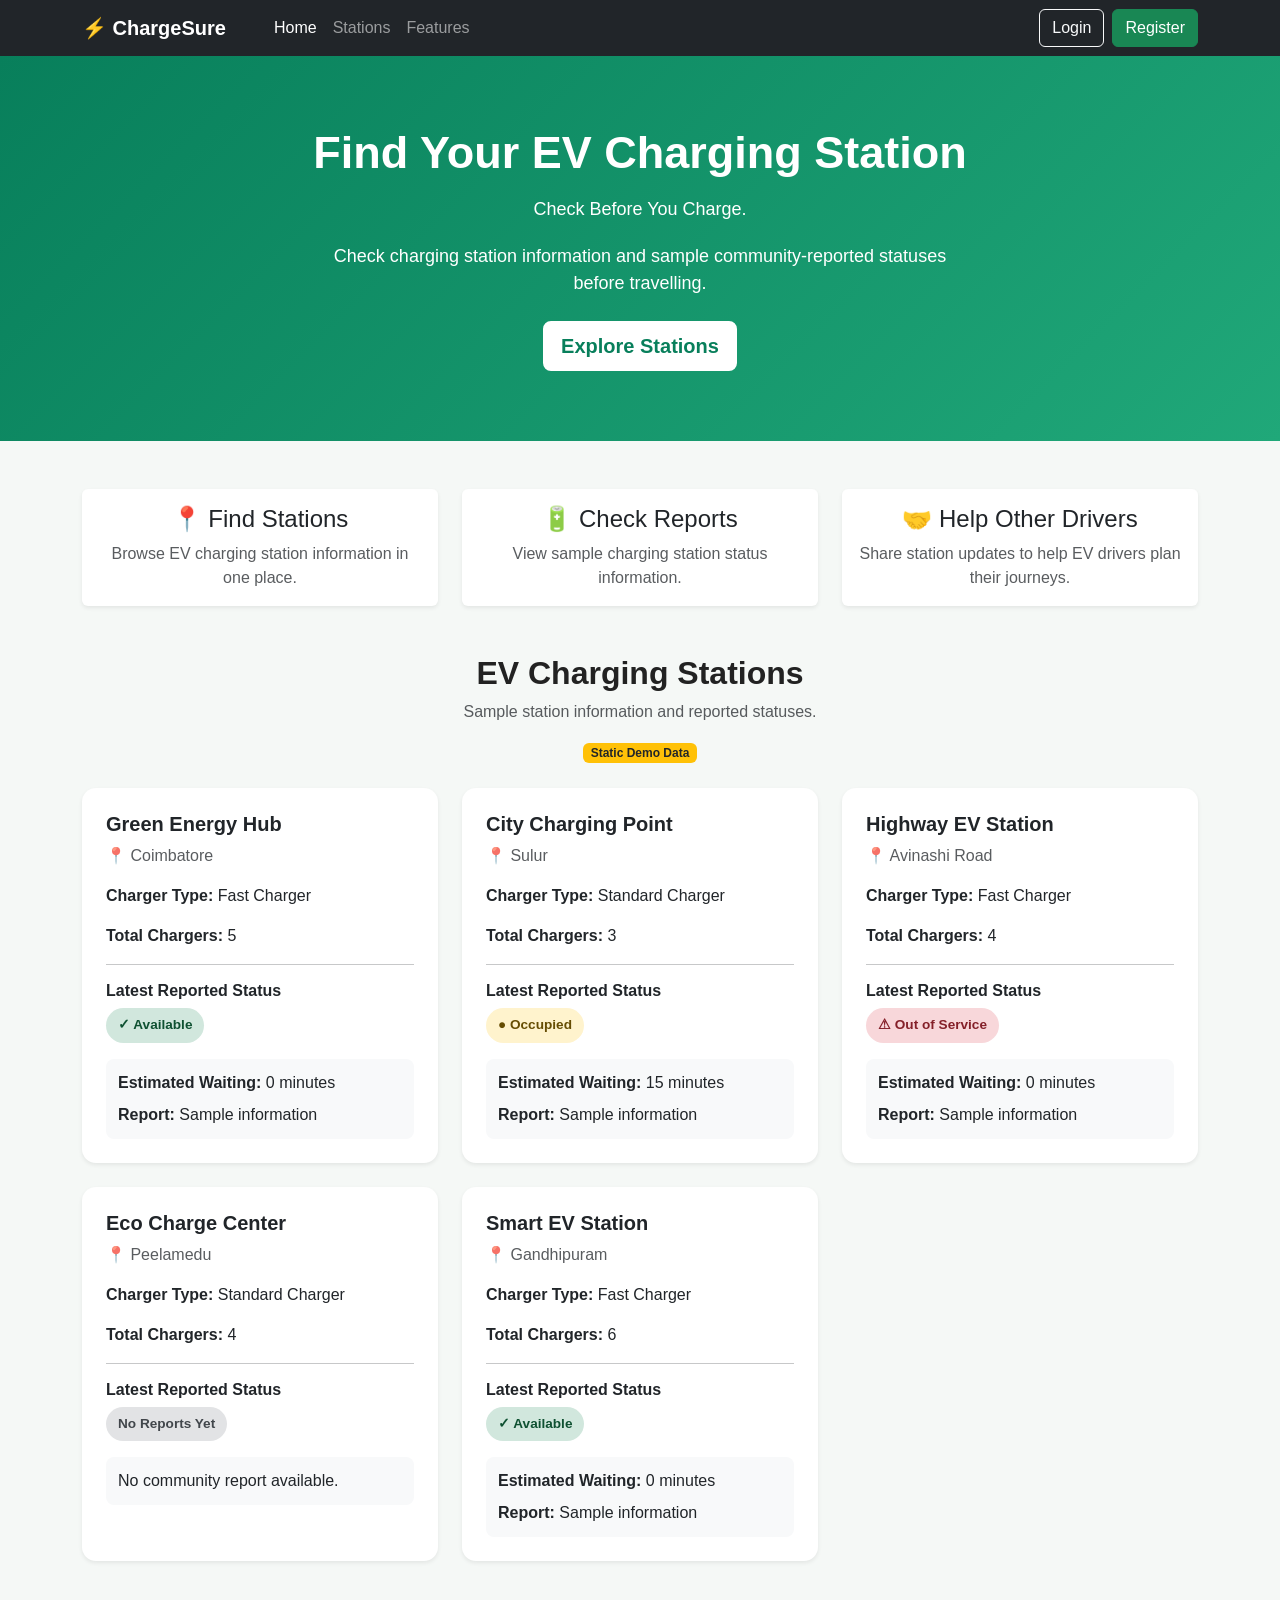
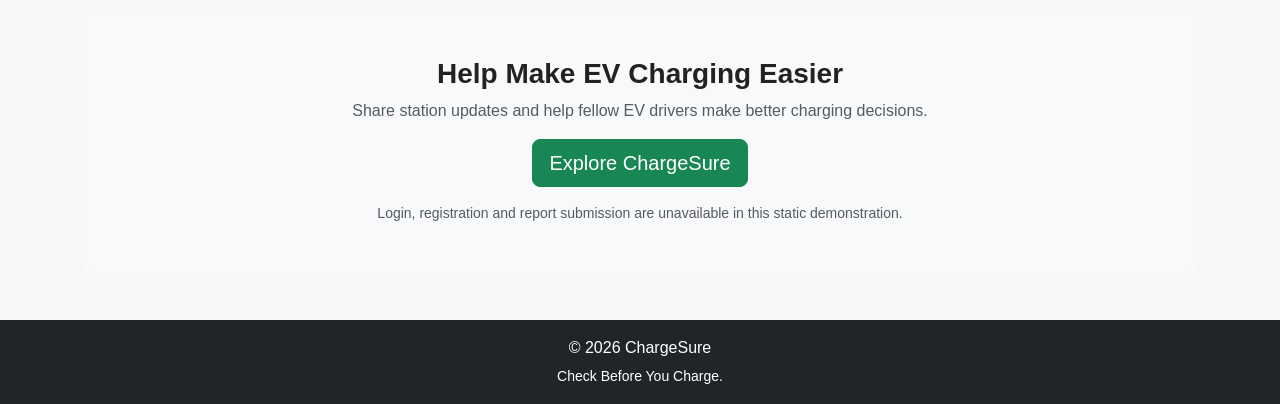
<file: index.html>
<!DOCTYPE html>
<html lang="en">

<head>
    <meta charset="UTF-8">
    <meta name="viewport" content="width=device-width, initial-scale=1.0">

    <title>ChargeSure - Check Before You Charge</title>

    <link
        href="https://cdn.jsdelivr.net/npm/bootstrap@5.3.3/dist/css/bootstrap.min.css"
        rel="stylesheet">

    <link rel="stylesheet" href="css/style.css">

    <style>
        .hero-section {
            background: linear-gradient(135deg, #087f5b, #20a879);
            padding: 70px 20px;
            color: white;
        }

        .hero-section h1,
        .hero-section p {
            color: white;
        }

        .hero-section .btn-light {
            background-color: white;
            color: #087f5b;
            border: 2px solid white;
            font-weight: 600;
        }

        .hero-section .btn-light:hover {
            background-color: #e8f5ee;
            color: #065f46;
        }

        .station-card {
            border: none;
            border-radius: 14px;
            transition: transform 0.2s ease, box-shadow 0.2s ease;
        }

        .station-card:hover {
            transform: translateY(-4px);
            box-shadow: 0 8px 22px rgba(0, 0, 0, 0.12);
        }

        .status-badge {
            display: inline-block;
            padding: 7px 12px;
            border-radius: 20px;
            font-size: 0.85rem;
            font-weight: 600;
        }

        .status-available {
            background-color: #d1e7dd;
            color: #0f5132;
        }

        .status-occupied {
            background-color: #fff3cd;
            color: #664d03;
        }

        .status-out {
            background-color: #f8d7da;
            color: #842029;
        }

        .status-unknown {
            background-color: #e2e3e5;
            color: #41464b;
        }

        .report-details {
            background-color: #f8f9fa;
            border-radius: 8px;
            padding: 12px;
        }

        @media (max-width: 768px) {
            .hero-section {
                padding: 45px 20px;
            }

            .hero-section h1 {
                font-size: 30px;
            }
        }
    </style>
</head>

<body>

    <!-- Navigation Bar -->
    <nav class="navbar navbar-expand-lg navbar-dark bg-dark">

        <div class="container">

            <a class="navbar-brand fw-bold" href="index.html">
                ⚡ ChargeSure
            </a>

            <button class="navbar-toggler"
                type="button"
                data-bs-toggle="collapse"
                data-bs-target="#navbarContent"
                aria-controls="navbarContent"
                aria-expanded="false"
                aria-label="Toggle navigation">

                <span class="navbar-toggler-icon"></span>

            </button>

            <div class="collapse navbar-collapse" id="navbarContent">

                <ul class="navbar-nav me-auto ms-lg-4">

                    <li class="nav-item">
                        <a class="nav-link active" href="index.html">Home</a>
                    </li>

                    <li class="nav-item">
                        <a class="nav-link" href="#stations">Stations</a>
                    </li>

                    <li class="nav-item">
                        <a class="nav-link" href="#features">Features</a>
                    </li>

                </ul>

                <div class="d-flex gap-2">

                    <a href="#demo-notice" class="btn btn-outline-light">
                        Login
                    </a>

                    <a href="#demo-notice" class="btn btn-success">
                        Register
                    </a>

                </div>

            </div>

        </div>

    </nav>


    <!-- Hero Section -->
    <section class="hero-section text-center">

        <div class="container">

            <h1 class="display-4 fw-bold">
                Find Your EV Charging Station
            </h1>

            <p class="lead mt-3">
                Check Before You Charge.
            </p>

            <p class="mb-4">
                Check charging station information and sample
                community-reported statuses before travelling.
            </p>

            <a href="#stations" class="btn btn-light btn-lg">
                Explore Stations
            </a>

        </div>

    </section>


    <!-- Information Section -->
    <section class="container my-5" id="features">

        <div class="row g-4 text-center">

            <div class="col-md-4">

                <div class="card h-100 shadow-sm border-0">

                    <div class="card-body">

                        <h4>📍 Find Stations</h4>

                        <p class="text-muted mb-0">
                            Browse EV charging station information
                            in one place.
                        </p>

                    </div>

                </div>

            </div>


            <div class="col-md-4">

                <div class="card h-100 shadow-sm border-0">

                    <div class="card-body">

                        <h4>🔋 Check Reports</h4>

                        <p class="text-muted mb-0">
                            View sample charging station status information.
                        </p>

                    </div>

                </div>

            </div>


            <div class="col-md-4">

                <div class="card h-100 shadow-sm border-0">

                    <div class="card-body">

                        <h4>🤝 Help Other Drivers</h4>

                        <p class="text-muted mb-0">
                            Share station updates to help EV drivers
                            plan their journeys.
                        </p>

                    </div>

                </div>

            </div>

        </div>

    </section>


    <!-- Charging Stations Section -->
    <section class="container my-5" id="stations">

        <div class="text-center mb-4">

            <h2 class="fw-bold">
                EV Charging Stations
            </h2>

            <p class="text-muted">
                Sample station information and reported statuses.
            </p>

            <span class="badge bg-warning text-dark">
                Static Demo Data
            </span>

        </div>


        <div class="row g-4">


            <!-- Station 1 -->
            <div class="col-md-6 col-lg-4">

                <div class="card station-card shadow-sm h-100">

                    <div class="card-body p-4">

                        <h5 class="card-title fw-bold">
                            Green Energy Hub
                        </h5>

                        <p class="text-muted mb-3">
                            📍 Coimbatore
                        </p>

                        <p>
                            <strong>Charger Type:</strong> Fast Charger
                        </p>

                        <p>
                            <strong>Total Chargers:</strong> 5
                        </p>

                        <hr>

                        <h6 class="fw-bold">
                            Latest Reported Status
                        </h6>

                        <p>
                            <span class="status-badge status-available">
                                ✓ Available
                            </span>
                        </p>

                        <div class="report-details">

                            <p class="mb-0">
                                <strong>Estimated Waiting:</strong>
                                0 minutes
                            </p>

                            <p class="mb-0 mt-2">
                                <strong>Report:</strong>
                                Sample information
                            </p>

                        </div>

                    </div>

                </div>

            </div>


            <!-- Station 2 -->
            <div class="col-md-6 col-lg-4">

                <div class="card station-card shadow-sm h-100">

                    <div class="card-body p-4">

                        <h5 class="card-title fw-bold">
                            City Charging Point
                        </h5>

                        <p class="text-muted mb-3">
                            📍 Sulur
                        </p>

                        <p>
                            <strong>Charger Type:</strong> Standard Charger
                        </p>

                        <p>
                            <strong>Total Chargers:</strong> 3
                        </p>

                        <hr>

                        <h6 class="fw-bold">
                            Latest Reported Status
                        </h6>

                        <p>
                            <span class="status-badge status-occupied">
                                ● Occupied
                            </span>
                        </p>

                        <div class="report-details">

                            <p class="mb-0">
                                <strong>Estimated Waiting:</strong>
                                15 minutes
                            </p>

                            <p class="mb-0 mt-2">
                                <strong>Report:</strong>
                                Sample information
                            </p>

                        </div>

                    </div>

                </div>

            </div>


            <!-- Station 3 -->
            <div class="col-md-6 col-lg-4">

                <div class="card station-card shadow-sm h-100">

                    <div class="card-body p-4">

                        <h5 class="card-title fw-bold">
                            Highway EV Station
                        </h5>

                        <p class="text-muted mb-3">
                            📍 Avinashi Road
                        </p>

                        <p>
                            <strong>Charger Type:</strong> Fast Charger
                        </p>

                        <p>
                            <strong>Total Chargers:</strong> 4
                        </p>

                        <hr>

                        <h6 class="fw-bold">
                            Latest Reported Status
                        </h6>

                        <p>
                            <span class="status-badge status-out">
                                ⚠ Out of Service
                            </span>
                        </p>

                        <div class="report-details">

                            <p class="mb-0">
                                <strong>Estimated Waiting:</strong>
                                0 minutes
                            </p>

                            <p class="mb-0 mt-2">
                                <strong>Report:</strong>
                                Sample information
                            </p>

                        </div>

                    </div>

                </div>

            </div>


            <!-- Station 4 -->
            <div class="col-md-6 col-lg-4">

                <div class="card station-card shadow-sm h-100">

                    <div class="card-body p-4">

                        <h5 class="card-title fw-bold">
                            Eco Charge Center
                        </h5>

                        <p class="text-muted mb-3">
                            📍 Peelamedu
                        </p>

                        <p>
                            <strong>Charger Type:</strong> Standard Charger
                        </p>

                        <p>
                            <strong>Total Chargers:</strong> 4
                        </p>

                        <hr>

                        <h6 class="fw-bold">
                            Latest Reported Status
                        </h6>

                        <p>
                            <span class="status-badge status-unknown">
                                No Reports Yet
                            </span>
                        </p>

                        <div class="report-details">

                            <p class="mb-0">
                                No community report available.
                            </p>

                        </div>

                    </div>

                </div>

            </div>


            <!-- Station 5 -->
            <div class="col-md-6 col-lg-4">

                <div class="card station-card shadow-sm h-100">

                    <div class="card-body p-4">

                        <h5 class="card-title fw-bold">
                            Smart EV Station
                        </h5>

                        <p class="text-muted mb-3">
                            📍 Gandhipuram
                        </p>

                        <p>
                            <strong>Charger Type:</strong> Fast Charger
                        </p>

                        <p>
                            <strong>Total Chargers:</strong> 6
                        </p>

                        <hr>

                        <h6 class="fw-bold">
                            Latest Reported Status
                        </h6>

                        <p>
                            <span class="status-badge status-available">
                                ✓ Available
                            </span>
                        </p>

                        <div class="report-details">

                            <p class="mb-0">
                                <strong>Estimated Waiting:</strong>
                                0 minutes
                            </p>

                            <p class="mb-0 mt-2">
                                <strong>Report:</strong>
                                Sample information
                            </p>

                        </div>

                    </div>

                </div>

            </div>


        </div>

    </section>


    <!-- Call to Action -->
    <section class="container my-5" id="demo-notice">

        <div class="p-4 p-md-5 text-center bg-light rounded-3">

            <h3 class="fw-bold">
                Help Make EV Charging Easier
            </h3>

            <p class="text-muted">
                Share station updates and help fellow EV drivers
                make better charging decisions.
            </p>

            <a href="#stations" class="btn btn-success btn-lg">
                Explore ChargeSure
            </a>

            <p class="small text-muted mt-3 mb-0">
                Login, registration and report submission are
                unavailable in this static demonstration.
            </p>

        </div>

    </section>


    <!-- Footer -->
    <footer class="bg-dark text-white text-center py-3 mt-5">

        <div class="container">

            <p class="mb-1">
                &copy; 2026 ChargeSure
            </p>

            <small>
                Check Before You Charge.
            </small>

        </div>

    </footer>


    <script src="https://cdn.jsdelivr.net/npm/bootstrap@5.3.3/dist/js/bootstrap.bundle.min.js"></script>

</body>

</html>
</file>
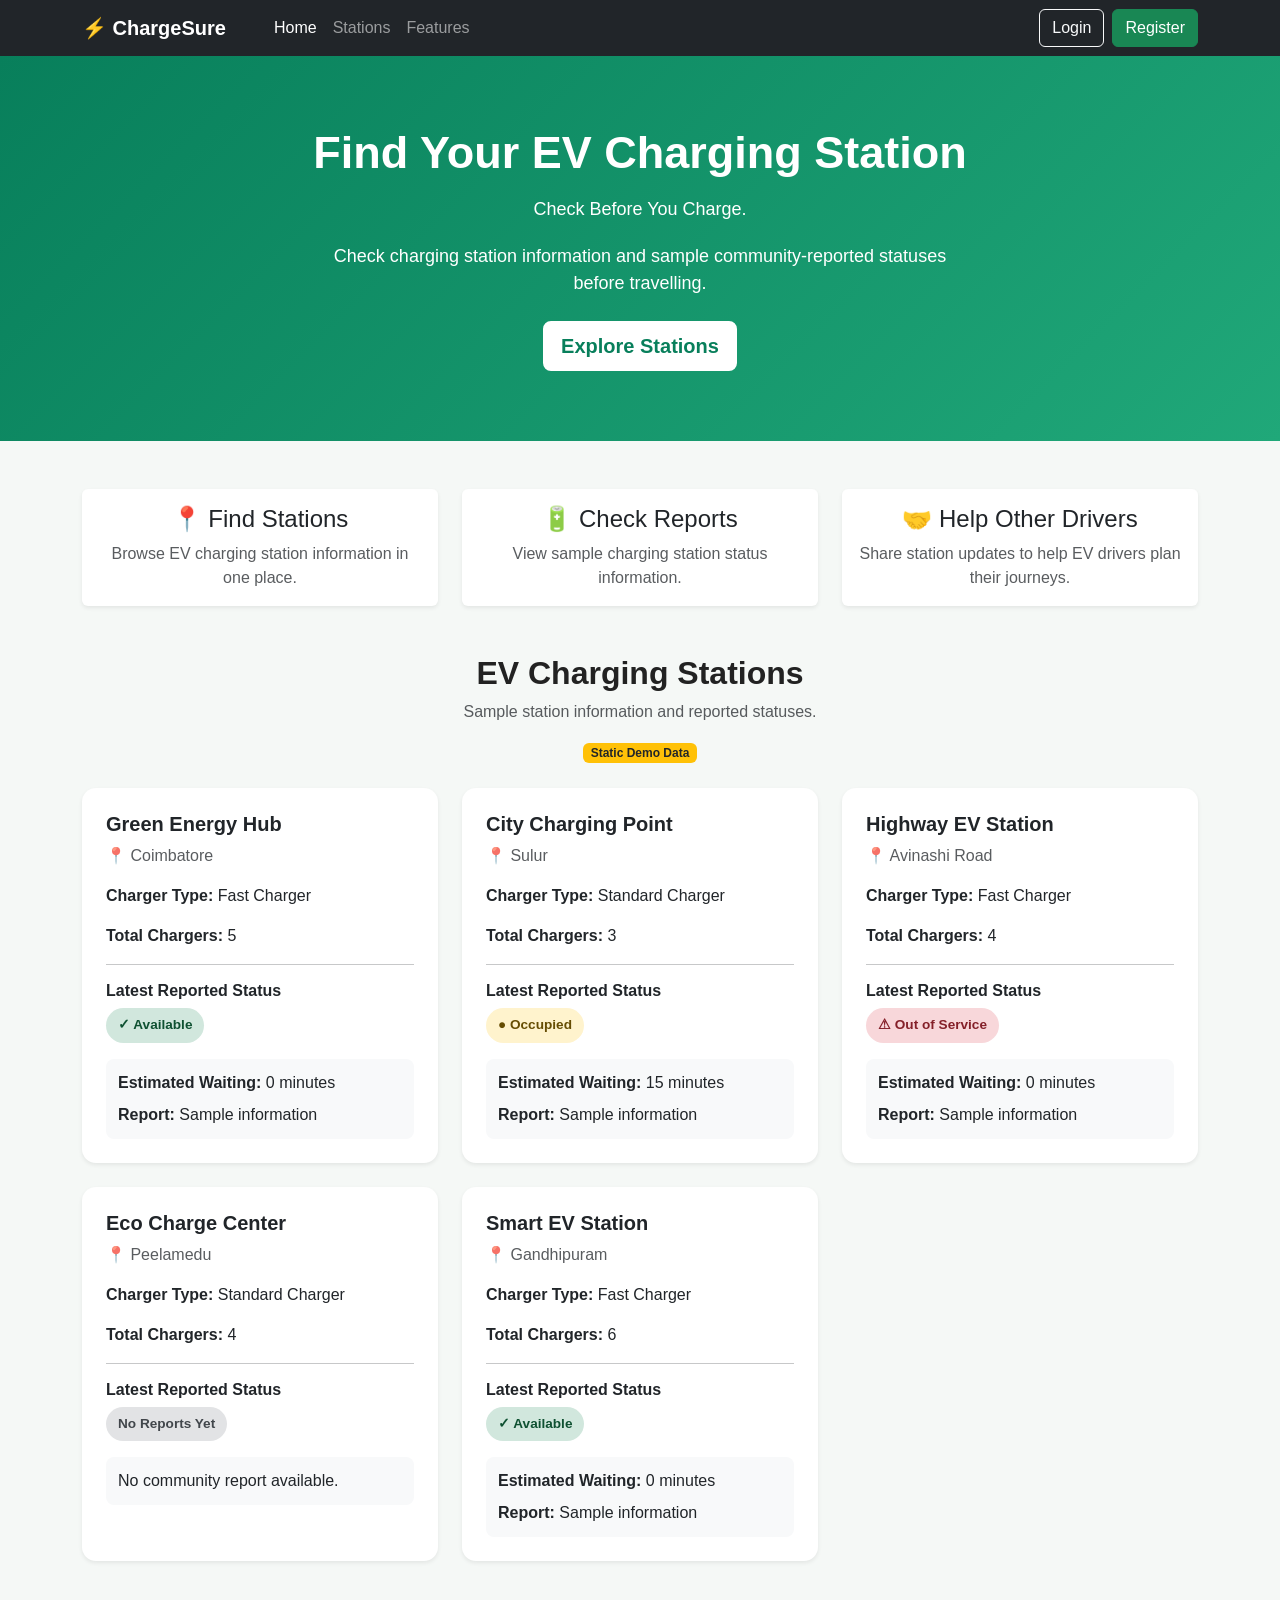
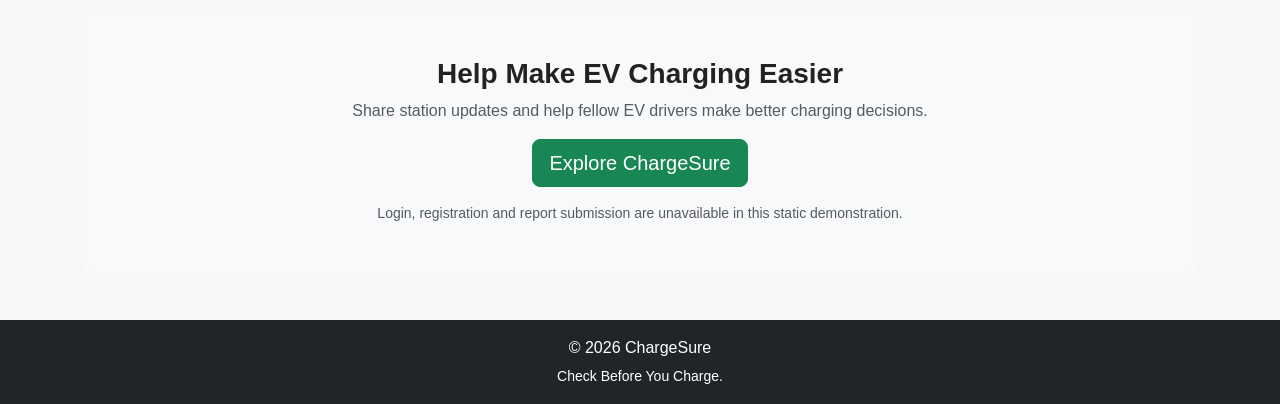
<file: docs/index.html>
<!DOCTYPE html>
<html lang="en">

<head>
    <meta charset="UTF-8">
    <meta name="viewport" content="width=device-width, initial-scale=1.0">

    <title>ChargeSure - Check Before You Charge</title>

    <link
        href="https://cdn.jsdelivr.net/npm/bootstrap@5.3.3/dist/css/bootstrap.min.css"
        rel="stylesheet">

    <link rel="stylesheet" href="css/style.css">

    <style>
        .hero-section {
            background: linear-gradient(135deg, #087f5b, #20a879);
            padding: 70px 20px;
            color: white;
        }

        .hero-section h1,
        .hero-section p {
            color: white;
        }

        .hero-section .btn-light {
            background-color: white;
            color: #087f5b;
            border: 2px solid white;
            font-weight: 600;
        }

        .hero-section .btn-light:hover {
            background-color: #e8f5ee;
            color: #065f46;
        }

        .station-card {
            border: none;
            border-radius: 14px;
            transition: transform 0.2s ease, box-shadow 0.2s ease;
        }

        .station-card:hover {
            transform: translateY(-4px);
            box-shadow: 0 8px 22px rgba(0, 0, 0, 0.12);
        }

        .status-badge {
            display: inline-block;
            padding: 7px 12px;
            border-radius: 20px;
            font-size: 0.85rem;
            font-weight: 600;
        }

        .status-available {
            background-color: #d1e7dd;
            color: #0f5132;
        }

        .status-occupied {
            background-color: #fff3cd;
            color: #664d03;
        }

        .status-out {
            background-color: #f8d7da;
            color: #842029;
        }

        .status-unknown {
            background-color: #e2e3e5;
            color: #41464b;
        }

        .report-details {
            background-color: #f8f9fa;
            border-radius: 8px;
            padding: 12px;
        }

        @media (max-width: 768px) {
            .hero-section {
                padding: 45px 20px;
            }

            .hero-section h1 {
                font-size: 30px;
            }
        }
    </style>
</head>

<body>

    <!-- Navigation Bar -->
    <nav class="navbar navbar-expand-lg navbar-dark bg-dark">

        <div class="container">

            <a class="navbar-brand fw-bold" href="index.html">
                ⚡ ChargeSure
            </a>

            <button class="navbar-toggler"
                type="button"
                data-bs-toggle="collapse"
                data-bs-target="#navbarContent"
                aria-controls="navbarContent"
                aria-expanded="false"
                aria-label="Toggle navigation">

                <span class="navbar-toggler-icon"></span>

            </button>

            <div class="collapse navbar-collapse" id="navbarContent">

                <ul class="navbar-nav me-auto ms-lg-4">

                    <li class="nav-item">
                        <a class="nav-link active" href="index.html">Home</a>
                    </li>

                    <li class="nav-item">
                        <a class="nav-link" href="#stations">Stations</a>
                    </li>

                    <li class="nav-item">
                        <a class="nav-link" href="#features">Features</a>
                    </li>

                </ul>

                <div class="d-flex gap-2">

                    <a href="#demo-notice" class="btn btn-outline-light">
                        Login
                    </a>

                    <a href="#demo-notice" class="btn btn-success">
                        Register
                    </a>

                </div>

            </div>

        </div>

    </nav>


    <!-- Hero Section -->
    <section class="hero-section text-center">

        <div class="container">

            <h1 class="display-4 fw-bold">
                Find Your EV Charging Station
            </h1>

            <p class="lead mt-3">
                Check Before You Charge.
            </p>

            <p class="mb-4">
                Check charging station information and sample
                community-reported statuses before travelling.
            </p>

            <a href="#stations" class="btn btn-light btn-lg">
                Explore Stations
            </a>

        </div>

    </section>


    <!-- Information Section -->
    <section class="container my-5" id="features">

        <div class="row g-4 text-center">

            <div class="col-md-4">

                <div class="card h-100 shadow-sm border-0">

                    <div class="card-body">

                        <h4>📍 Find Stations</h4>

                        <p class="text-muted mb-0">
                            Browse EV charging station information
                            in one place.
                        </p>

                    </div>

                </div>

            </div>


            <div class="col-md-4">

                <div class="card h-100 shadow-sm border-0">

                    <div class="card-body">

                        <h4>🔋 Check Reports</h4>

                        <p class="text-muted mb-0">
                            View sample charging station status information.
                        </p>

                    </div>

                </div>

            </div>


            <div class="col-md-4">

                <div class="card h-100 shadow-sm border-0">

                    <div class="card-body">

                        <h4>🤝 Help Other Drivers</h4>

                        <p class="text-muted mb-0">
                            Share station updates to help EV drivers
                            plan their journeys.
                        </p>

                    </div>

                </div>

            </div>

        </div>

    </section>


    <!-- Charging Stations Section -->
    <section class="container my-5" id="stations">

        <div class="text-center mb-4">

            <h2 class="fw-bold">
                EV Charging Stations
            </h2>

            <p class="text-muted">
                Sample station information and reported statuses.
            </p>

            <span class="badge bg-warning text-dark">
                Static Demo Data
            </span>

        </div>


        <div class="row g-4">


            <!-- Station 1 -->
            <div class="col-md-6 col-lg-4">

                <div class="card station-card shadow-sm h-100">

                    <div class="card-body p-4">

                        <h5 class="card-title fw-bold">
                            Green Energy Hub
                        </h5>

                        <p class="text-muted mb-3">
                            📍 Coimbatore
                        </p>

                        <p>
                            <strong>Charger Type:</strong> Fast Charger
                        </p>

                        <p>
                            <strong>Total Chargers:</strong> 5
                        </p>

                        <hr>

                        <h6 class="fw-bold">
                            Latest Reported Status
                        </h6>

                        <p>
                            <span class="status-badge status-available">
                                ✓ Available
                            </span>
                        </p>

                        <div class="report-details">

                            <p class="mb-0">
                                <strong>Estimated Waiting:</strong>
                                0 minutes
                            </p>

                            <p class="mb-0 mt-2">
                                <strong>Report:</strong>
                                Sample information
                            </p>

                        </div>

                    </div>

                </div>

            </div>


            <!-- Station 2 -->
            <div class="col-md-6 col-lg-4">

                <div class="card station-card shadow-sm h-100">

                    <div class="card-body p-4">

                        <h5 class="card-title fw-bold">
                            City Charging Point
                        </h5>

                        <p class="text-muted mb-3">
                            📍 Sulur
                        </p>

                        <p>
                            <strong>Charger Type:</strong> Standard Charger
                        </p>

                        <p>
                            <strong>Total Chargers:</strong> 3
                        </p>

                        <hr>

                        <h6 class="fw-bold">
                            Latest Reported Status
                        </h6>

                        <p>
                            <span class="status-badge status-occupied">
                                ● Occupied
                            </span>
                        </p>

                        <div class="report-details">

                            <p class="mb-0">
                                <strong>Estimated Waiting:</strong>
                                15 minutes
                            </p>

                            <p class="mb-0 mt-2">
                                <strong>Report:</strong>
                                Sample information
                            </p>

                        </div>

                    </div>

                </div>

            </div>


            <!-- Station 3 -->
            <div class="col-md-6 col-lg-4">

                <div class="card station-card shadow-sm h-100">

                    <div class="card-body p-4">

                        <h5 class="card-title fw-bold">
                            Highway EV Station
                        </h5>

                        <p class="text-muted mb-3">
                            📍 Avinashi Road
                        </p>

                        <p>
                            <strong>Charger Type:</strong> Fast Charger
                        </p>

                        <p>
                            <strong>Total Chargers:</strong> 4
                        </p>

                        <hr>

                        <h6 class="fw-bold">
                            Latest Reported Status
                        </h6>

                        <p>
                            <span class="status-badge status-out">
                                ⚠ Out of Service
                            </span>
                        </p>

                        <div class="report-details">

                            <p class="mb-0">
                                <strong>Estimated Waiting:</strong>
                                0 minutes
                            </p>

                            <p class="mb-0 mt-2">
                                <strong>Report:</strong>
                                Sample information
                            </p>

                        </div>

                    </div>

                </div>

            </div>


            <!-- Station 4 -->
            <div class="col-md-6 col-lg-4">

                <div class="card station-card shadow-sm h-100">

                    <div class="card-body p-4">

                        <h5 class="card-title fw-bold">
                            Eco Charge Center
                        </h5>

                        <p class="text-muted mb-3">
                            📍 Peelamedu
                        </p>

                        <p>
                            <strong>Charger Type:</strong> Standard Charger
                        </p>

                        <p>
                            <strong>Total Chargers:</strong> 4
                        </p>

                        <hr>

                        <h6 class="fw-bold">
                            Latest Reported Status
                        </h6>

                        <p>
                            <span class="status-badge status-unknown">
                                No Reports Yet
                            </span>
                        </p>

                        <div class="report-details">

                            <p class="mb-0">
                                No community report available.
                            </p>

                        </div>

                    </div>

                </div>

            </div>


            <!-- Station 5 -->
            <div class="col-md-6 col-lg-4">

                <div class="card station-card shadow-sm h-100">

                    <div class="card-body p-4">

                        <h5 class="card-title fw-bold">
                            Smart EV Station
                        </h5>

                        <p class="text-muted mb-3">
                            📍 Gandhipuram
                        </p>

                        <p>
                            <strong>Charger Type:</strong> Fast Charger
                        </p>

                        <p>
                            <strong>Total Chargers:</strong> 6
                        </p>

                        <hr>

                        <h6 class="fw-bold">
                            Latest Reported Status
                        </h6>

                        <p>
                            <span class="status-badge status-available">
                                ✓ Available
                            </span>
                        </p>

                        <div class="report-details">

                            <p class="mb-0">
                                <strong>Estimated Waiting:</strong>
                                0 minutes
                            </p>

                            <p class="mb-0 mt-2">
                                <strong>Report:</strong>
                                Sample information
                            </p>

                        </div>

                    </div>

                </div>

            </div>


        </div>

    </section>


    <!-- Call to Action -->
    <section class="container my-5" id="demo-notice">

        <div class="p-4 p-md-5 text-center bg-light rounded-3">

            <h3 class="fw-bold">
                Help Make EV Charging Easier
            </h3>

            <p class="text-muted">
                Share station updates and help fellow EV drivers
                make better charging decisions.
            </p>

            <a href="#stations" class="btn btn-success btn-lg">
                Explore ChargeSure
            </a>

            <p class="small text-muted mt-3 mb-0">
                Login, registration and report submission are
                unavailable in this static demonstration.
            </p>

        </div>

    </section>


    <!-- Footer -->
    <footer class="bg-dark text-white text-center py-3 mt-5">

        <div class="container">

            <p class="mb-1">
                &copy; 2026 ChargeSure
            </p>

            <small>
                Check Before You Charge.
            </small>

        </div>

    </footer>


    <script src="https://cdn.jsdelivr.net/npm/bootstrap@5.3.3/dist/js/bootstrap.bundle.min.js"></script>

</body>

</html>
</file>
<file: css/style.css>
body {
    font-family: Arial, sans-serif;
    background-color: #f5f8f6;
    margin: 0;
    color: #222;
}

/* Hero section */
.hero-section {
    background: linear-gradient(135deg, #087f5b, #20a879);
    color: white;
    padding: 80px 20px;
}

.hero-section h1 {
    font-size: 45px;
    font-weight: bold;
}

.hero-section p {
    font-size: 18px;
    max-width: 650px;
    margin: 20px auto;
}

/* Station cards */
.station-card {
    border: none;
    border-radius: 12px;
    box-shadow: 0 3px 12px rgba(0, 0, 0, 0.08);
    transition: transform 0.2s;
}

.station-card:hover {
    transform: translateY(-5px);
}

.station-card .card-body {
    padding: 25px;
}

/* Footer */
footer {
    margin-top: 40px;
}

/* Mobile responsiveness */
@media (max-width: 768px) {
    .hero-section h1 {
        font-size: 32px;
    }

    .hero-section p {
        font-size: 16px;
    }
}
</file>
<file: docs/css/style.css>
body {
    font-family: Arial, sans-serif;
    background-color: #f5f8f6;
    margin: 0;
    color: #222;
}

/* Hero section */
.hero-section {
    background: linear-gradient(135deg, #087f5b, #20a879);
    color: white;
    padding: 80px 20px;
}

.hero-section h1 {
    font-size: 45px;
    font-weight: bold;
}

.hero-section p {
    font-size: 18px;
    max-width: 650px;
    margin: 20px auto;
}

/* Station cards */
.station-card {
    border: none;
    border-radius: 12px;
    box-shadow: 0 3px 12px rgba(0, 0, 0, 0.08);
    transition: transform 0.2s;
}

.station-card:hover {
    transform: translateY(-5px);
}

.station-card .card-body {
    padding: 25px;
}

/* Footer */
footer {
    margin-top: 40px;
}

/* Mobile responsiveness */
@media (max-width: 768px) {
    .hero-section h1 {
        font-size: 32px;
    }

    .hero-section p {
        font-size: 16px;
    }
}
</file>
